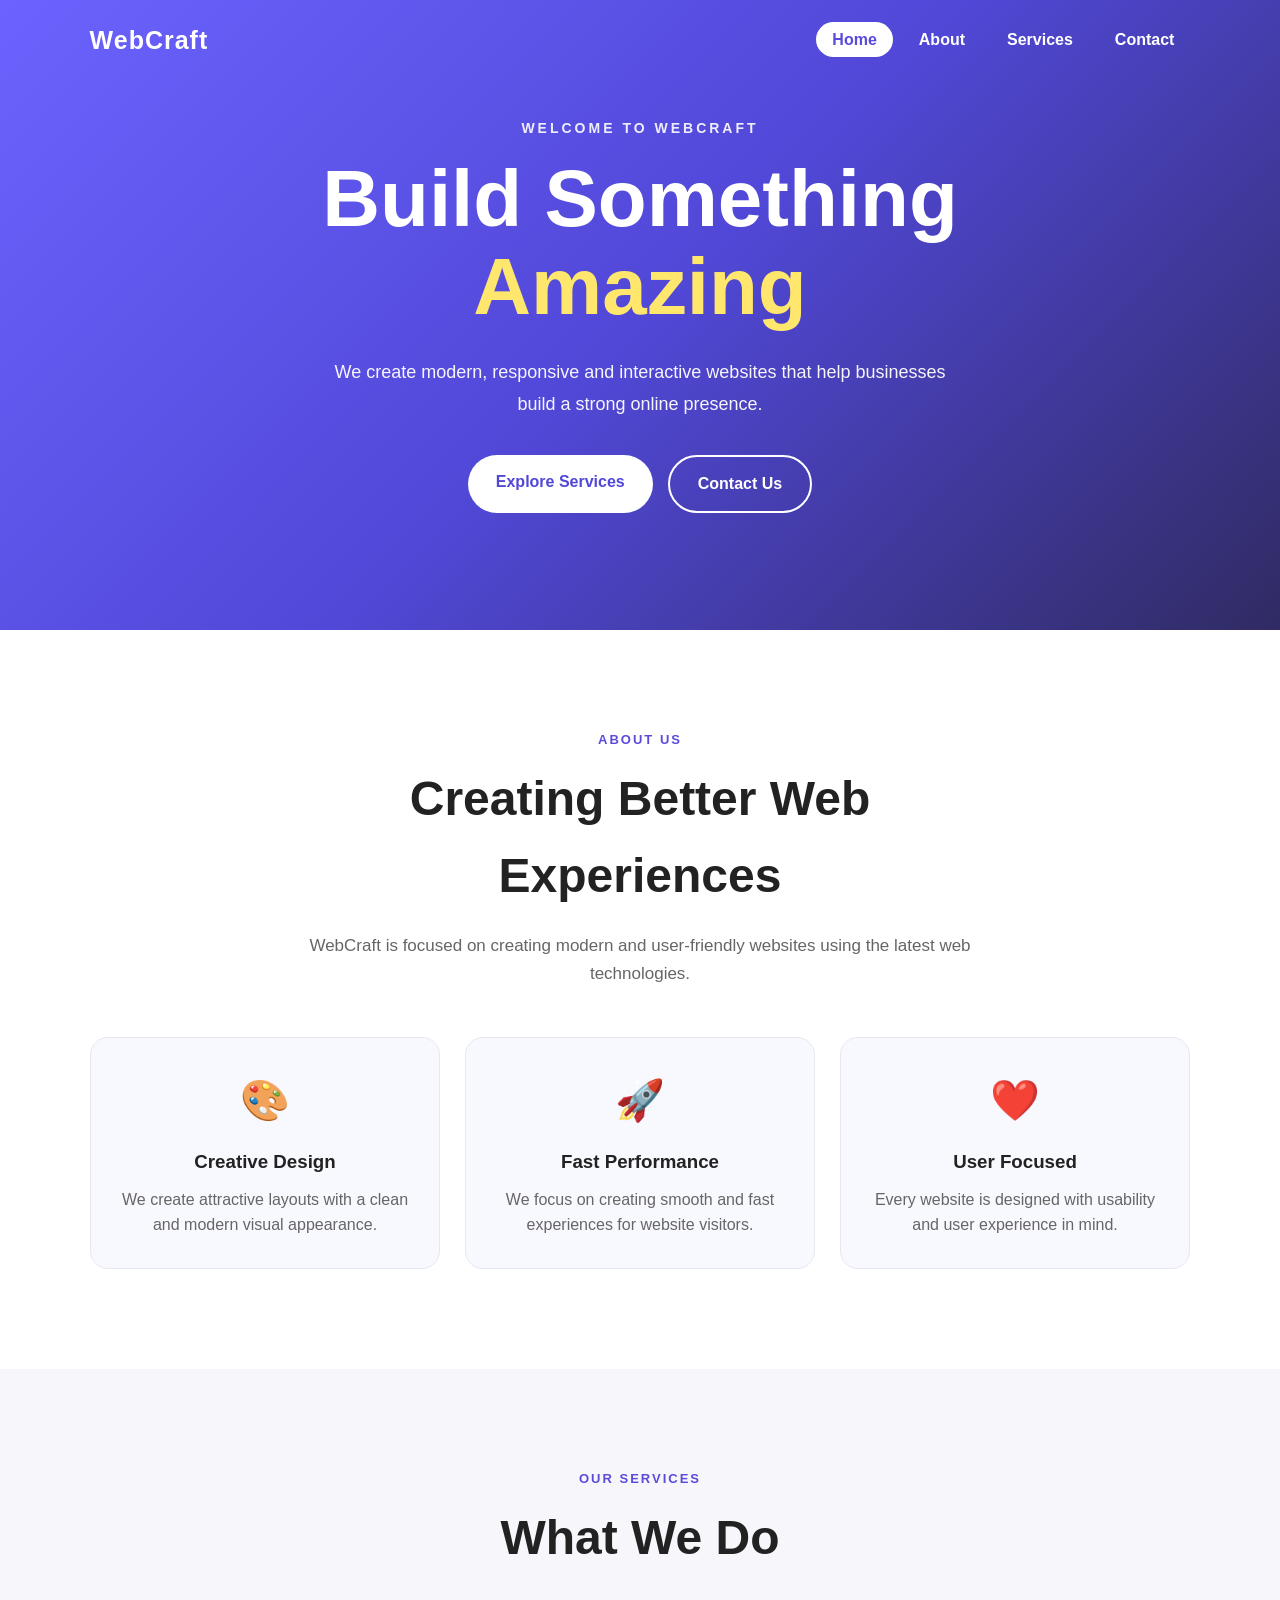
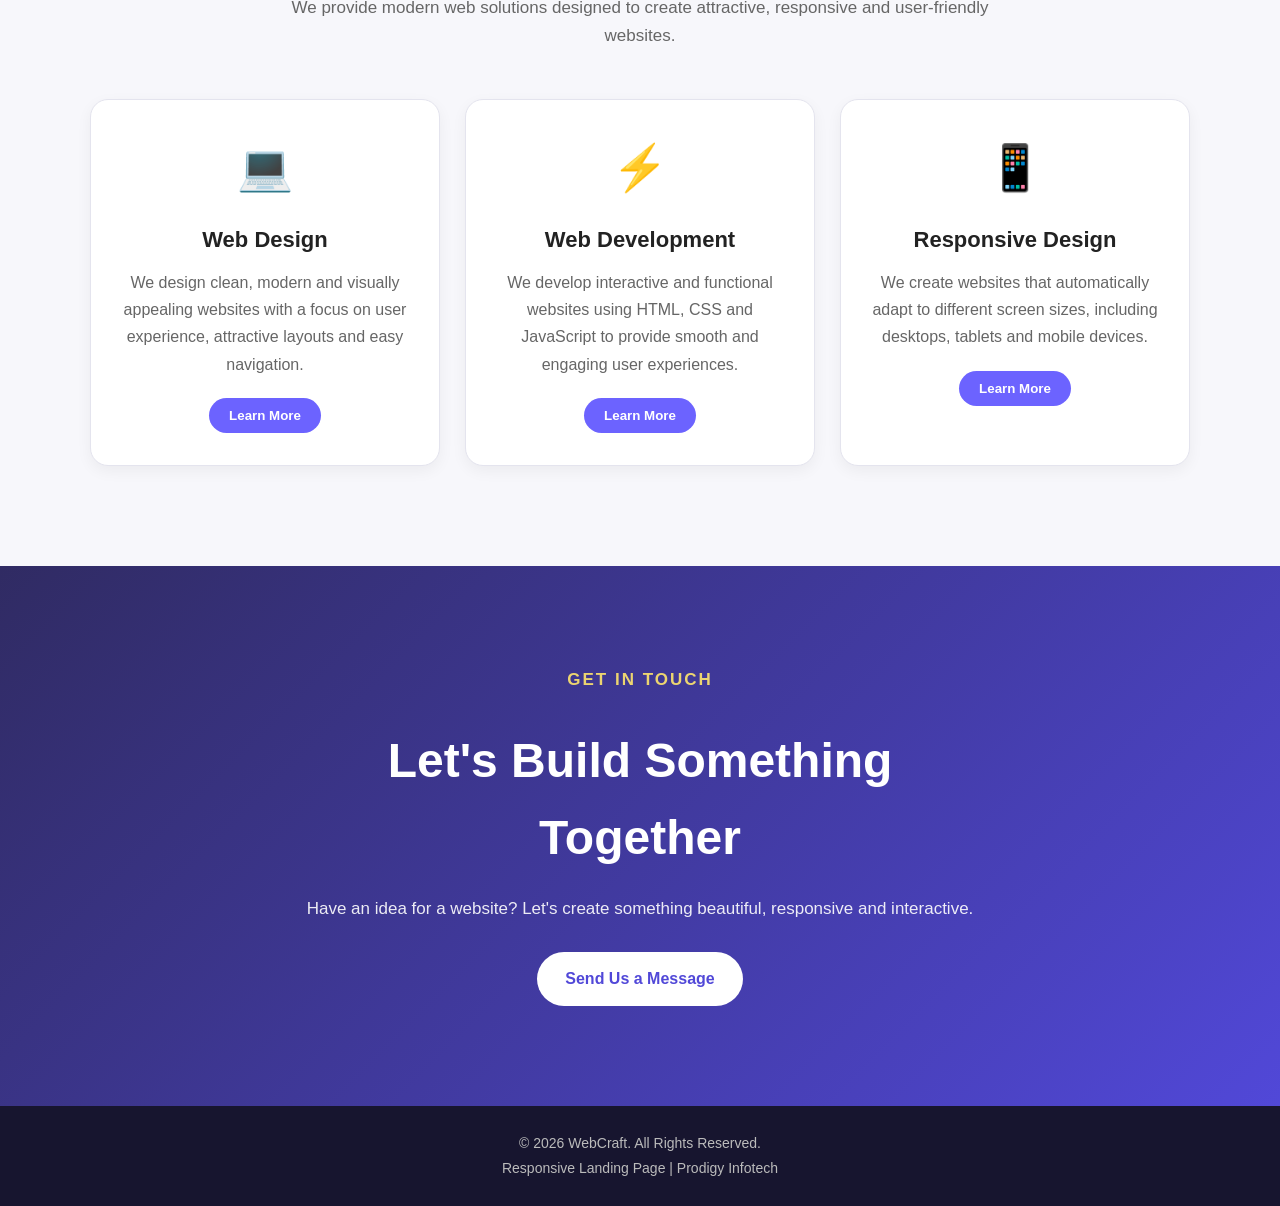
<file: index.html>
<!DOCTYPE html>
<html lang="en">

<head>
    <meta charset="UTF-8">
    <meta name="viewport" content="width=device-width, initial-scale=1.0">

    <title>WebCraft | Responsive Landing Page</title>

    <link rel="stylesheet" href="style.css">
</head>

<body>

    <!-- =========================
         NAVIGATION BAR
    ========================== -->

    <nav class="navbar" id="navbar">

        <div class="logo">
            WebCraft
        </div>

        <ul class="nav-links" id="navLinks">

            <li>
                <a href="#home">Home</a>
            </li>

            <li>
                <a href="#about">About</a>
            </li>

            <li>
                <a href="#services">Services</a>
            </li>

            <li>
                <a href="#contact">Contact</a>
            </li>

        </ul>

        <!-- Mobile Menu Button -->

        <button class="menu-btn" id="menuBtn" aria-label="Open navigation menu">
            ☰
        </button>

    </nav>


    <!-- =========================
         HOME SECTION
    ========================== -->

    <section id="home" class="hero section">

        <div class="hero-content">

            <p class="hero-label">
                WELCOME TO WEBCRAFT
            </p>

            <h1>
                Build Something
                <span>Amazing</span>
            </h1>

            <p class="hero-text">
                We create modern, responsive and interactive
                websites that help businesses build a strong
                online presence.
            </p>

            <div class="hero-buttons">

                <a href="#services" class="hero-btn">
                    Explore Services
                </a>

                <a href="#contact" class="secondary-btn">
                    Contact Us
                </a>

            </div>

        </div>

    </section>


    <!-- =========================
         ABOUT SECTION
    ========================== -->

    <section id="about" class="section about">

        <div class="section-content">

            <p class="section-label">
                ABOUT US
            </p>

            <h2>
                Creating Better Web Experiences
            </h2>

            <p>
                WebCraft is focused on creating modern and
                user-friendly websites using the latest web
                technologies.
            </p>

        </div>


        <div class="about-cards">

            <div class="about-card">

                <div class="about-icon">
                    🎨
                </div>

                <h3>
                    Creative Design
                </h3>

                <p>
                    We create attractive layouts with a clean
                    and modern visual appearance.
                </p>

            </div>


            <div class="about-card">

                <div class="about-icon">
                    🚀
                </div>

                <h3>
                    Fast Performance
                </h3>

                <p>
                    We focus on creating smooth and fast
                    experiences for website visitors.
                </p>

            </div>


            <div class="about-card">

                <div class="about-icon">
                    ❤️
                </div>

                <h3>
                    User Focused
                </h3>

                <p>
                    Every website is designed with usability
                    and user experience in mind.
                </p>

            </div>

        </div>

    </section>


    <!-- =========================
         SERVICES SECTION
    ========================== -->

    <section id="services" class="section services">

        <div class="section-content">

            <p class="section-label">
                OUR SERVICES
            </p>

            <h2>
                What We Do
            </h2>

            <p>
                We provide modern web solutions designed to
                create attractive, responsive and user-friendly
                websites.
            </p>

        </div>


        <div class="cards">

            <!-- Web Design -->

            <div class="card">

                <div class="card-icon">
                    💻
                </div>

                <h3>
                    Web Design
                </h3>

                <p>
                    We design clean, modern and visually
                    appealing websites with a focus on user
                    experience, attractive layouts and easy
                    navigation.
                </p>

                <button class="learn-btn" data-service="Web Design">
                    Learn More
                </button>

            </div>


            <!-- Web Development -->

            <div class="card">

                <div class="card-icon">
                    ⚡
                </div>

                <h3>
                    Web Development
                </h3>

                <p>
                    We develop interactive and functional
                    websites using HTML, CSS and JavaScript
                    to provide smooth and engaging user
                    experiences.
                </p>

                <button class="learn-btn" data-service="Web Development">
                    Learn More
                </button>

            </div>


            <!-- Responsive Design -->

            <div class="card">

                <div class="card-icon">
                    📱
                </div>

                <h3>
                    Responsive Design
                </h3>

                <p>
                    We create websites that automatically adapt
                    to different screen sizes, including
                    desktops, tablets and mobile devices.
                </p>

                <button class="learn-btn" data-service="Responsive Design">
                    Learn More
                </button>

            </div>

        </div>

    </section>


    <!-- =========================
         CONTACT SECTION
    ========================== -->

    <section id="contact" class="section contact">

        <div class="contact-content">

            <p class="section-label">
                GET IN TOUCH
            </p>

            <h2>
                Let's Build Something Together
            </h2>

            <p>
                Have an idea for a website? Let's create
                something beautiful, responsive and interactive.
            </p>

            <a href="mailto:hello@webcraft.com" class="contact-btn">
                Send Us a Message
            </a>

        </div>

    </section>


    <!-- =========================
         FOOTER
    ========================== -->

    <footer>

        <p>
            © 2026 WebCraft. All Rights Reserved.
        </p>

        <p>
            Responsive Landing Page | Prodigy Infotech
        </p>

    </footer>


    <!-- =========================
         BACK TO TOP BUTTON
    ========================== -->

    <button id="backToTop" aria-label="Back to top">
        ↑
    </button>


    <!-- =========================
         POPUP
    ========================== -->

    <div class="popup" id="popup">

        <div class="popup-box">

            <button class="close-popup" id="closePopup">
                ×
            </button>

            <div class="popup-icon">
                ✨
            </div>

            <h3 id="popupTitle">
                Service
            </h3>

            <p id="popupText">
                Learn more about our service.
            </p>

            <button class="popup-btn" id="popupOk">
                Got It
            </button>

        </div>

    </div>


    <script src="script.js"></script>

</body>

</html>
</file>
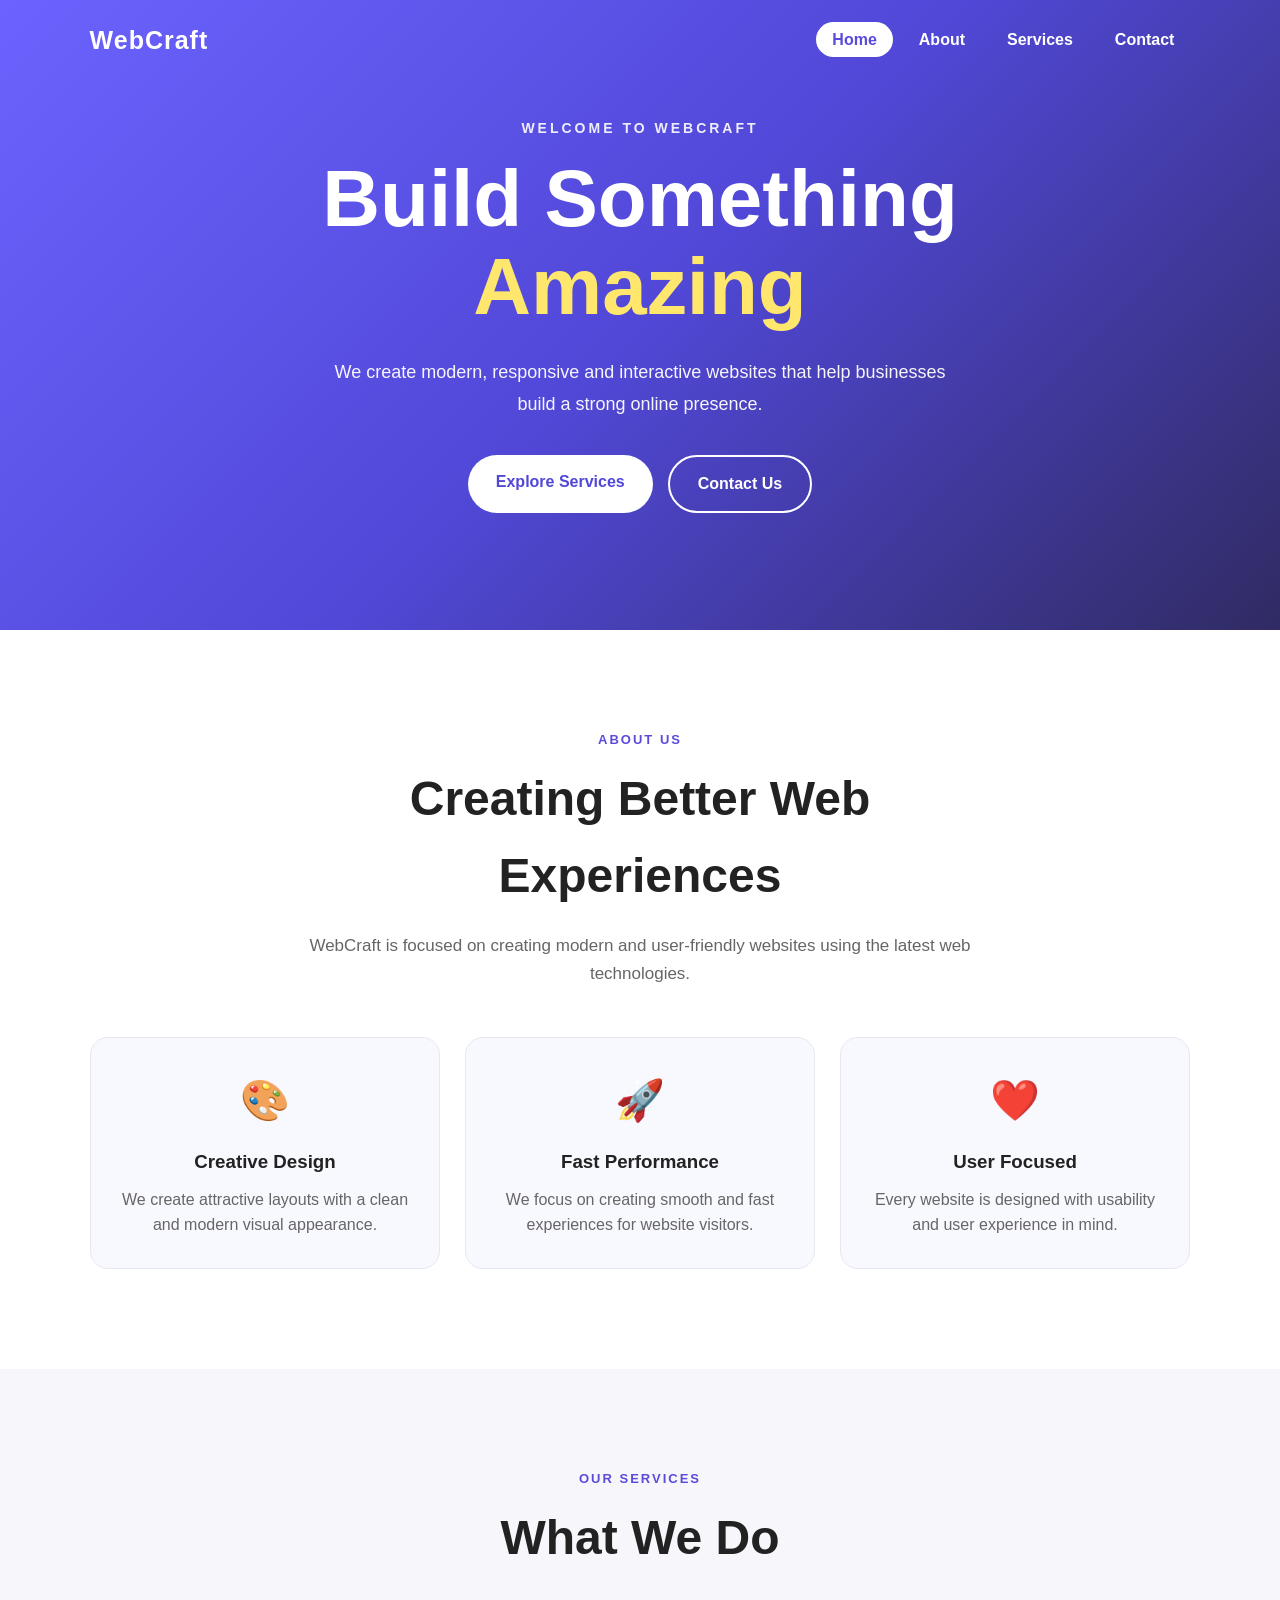
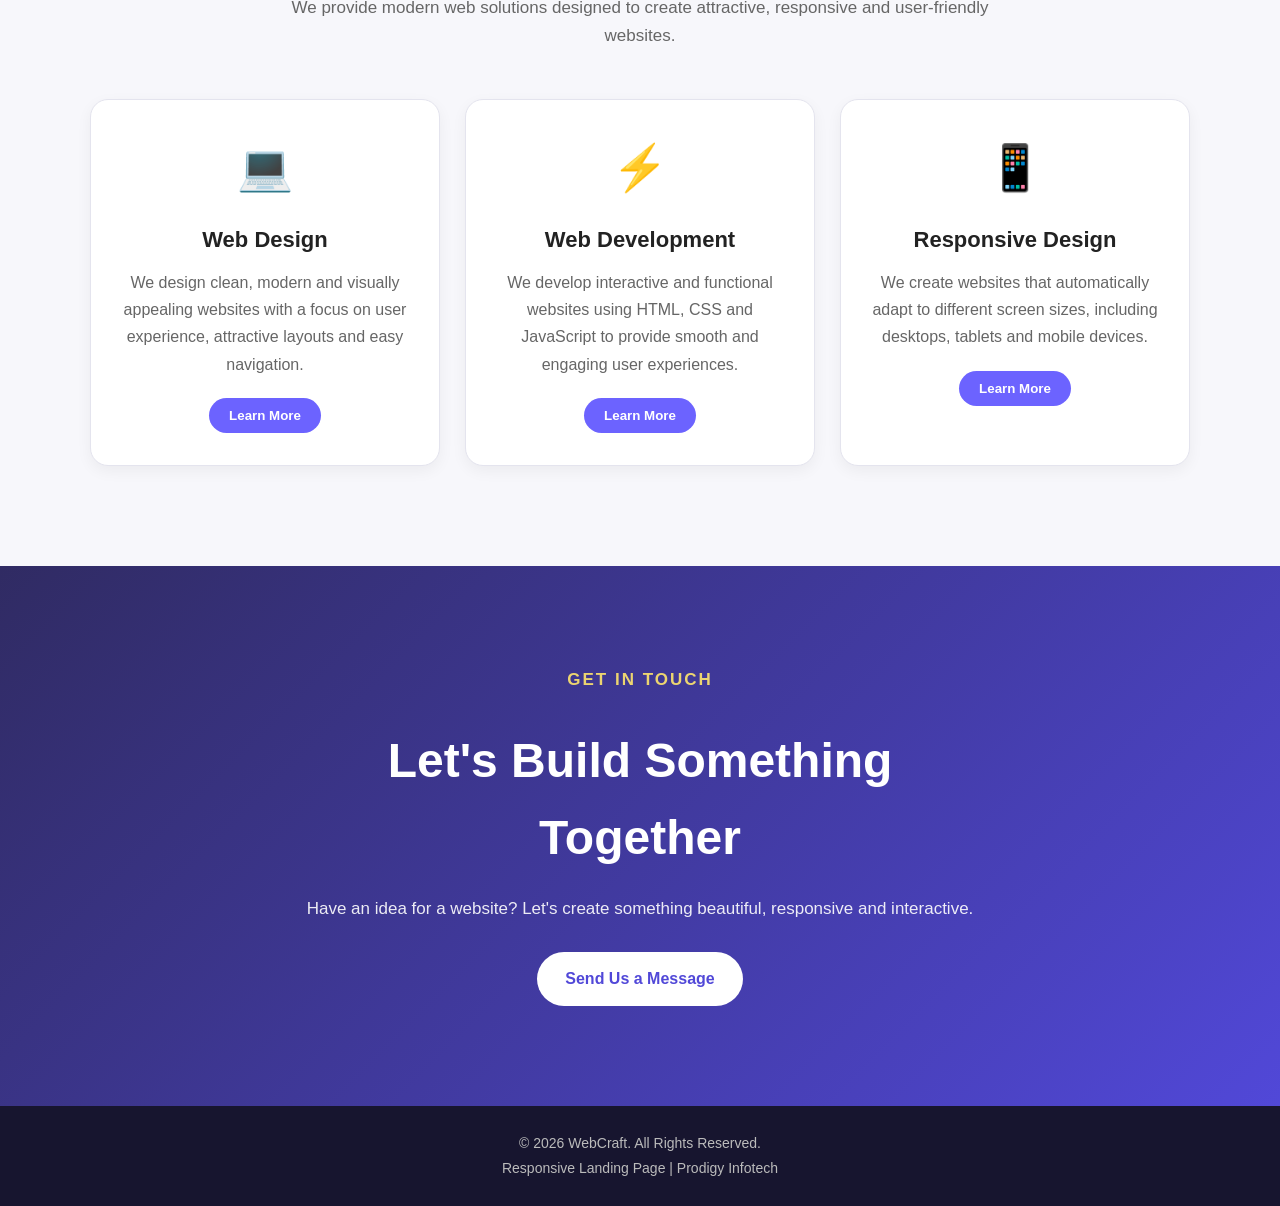
<file: Responsive Landing Page/index.html>
<!DOCTYPE html>
<html lang="en">

<head>
    <meta charset="UTF-8">
    <meta name="viewport" content="width=device-width, initial-scale=1.0">

    <title>WebCraft | Responsive Landing Page</title>

    <link rel="stylesheet" href="style.css">
</head>

<body>

    <!-- =========================
         NAVIGATION BAR
    ========================== -->

    <nav class="navbar" id="navbar">

        <div class="logo">
            WebCraft
        </div>

        <ul class="nav-links" id="navLinks">

            <li>
                <a href="#home">Home</a>
            </li>

            <li>
                <a href="#about">About</a>
            </li>

            <li>
                <a href="#services">Services</a>
            </li>

            <li>
                <a href="#contact">Contact</a>
            </li>

        </ul>

        <!-- Mobile Menu Button -->

        <button class="menu-btn" id="menuBtn" aria-label="Open navigation menu">
            ☰
        </button>

    </nav>


    <!-- =========================
         HOME SECTION
    ========================== -->

    <section id="home" class="hero section">

        <div class="hero-content">

            <p class="hero-label">
                WELCOME TO WEBCRAFT
            </p>

            <h1>
                Build Something
                <span>Amazing</span>
            </h1>

            <p class="hero-text">
                We create modern, responsive and interactive
                websites that help businesses build a strong
                online presence.
            </p>

            <div class="hero-buttons">

                <a href="#services" class="hero-btn">
                    Explore Services
                </a>

                <a href="#contact" class="secondary-btn">
                    Contact Us
                </a>

            </div>

        </div>

    </section>


    <!-- =========================
         ABOUT SECTION
    ========================== -->

    <section id="about" class="section about">

        <div class="section-content">

            <p class="section-label">
                ABOUT US
            </p>

            <h2>
                Creating Better Web Experiences
            </h2>

            <p>
                WebCraft is focused on creating modern and
                user-friendly websites using the latest web
                technologies.
            </p>

        </div>


        <div class="about-cards">

            <div class="about-card">

                <div class="about-icon">
                    🎨
                </div>

                <h3>
                    Creative Design
                </h3>

                <p>
                    We create attractive layouts with a clean
                    and modern visual appearance.
                </p>

            </div>


            <div class="about-card">

                <div class="about-icon">
                    🚀
                </div>

                <h3>
                    Fast Performance
                </h3>

                <p>
                    We focus on creating smooth and fast
                    experiences for website visitors.
                </p>

            </div>


            <div class="about-card">

                <div class="about-icon">
                    ❤️
                </div>

                <h3>
                    User Focused
                </h3>

                <p>
                    Every website is designed with usability
                    and user experience in mind.
                </p>

            </div>

        </div>

    </section>


    <!-- =========================
         SERVICES SECTION
    ========================== -->

    <section id="services" class="section services">

        <div class="section-content">

            <p class="section-label">
                OUR SERVICES
            </p>

            <h2>
                What We Do
            </h2>

            <p>
                We provide modern web solutions designed to
                create attractive, responsive and user-friendly
                websites.
            </p>

        </div>


        <div class="cards">

            <!-- Web Design -->

            <div class="card">

                <div class="card-icon">
                    💻
                </div>

                <h3>
                    Web Design
                </h3>

                <p>
                    We design clean, modern and visually
                    appealing websites with a focus on user
                    experience, attractive layouts and easy
                    navigation.
                </p>

                <button class="learn-btn" data-service="Web Design">
                    Learn More
                </button>

            </div>


            <!-- Web Development -->

            <div class="card">

                <div class="card-icon">
                    ⚡
                </div>

                <h3>
                    Web Development
                </h3>

                <p>
                    We develop interactive and functional
                    websites using HTML, CSS and JavaScript
                    to provide smooth and engaging user
                    experiences.
                </p>

                <button class="learn-btn" data-service="Web Development">
                    Learn More
                </button>

            </div>


            <!-- Responsive Design -->

            <div class="card">

                <div class="card-icon">
                    📱
                </div>

                <h3>
                    Responsive Design
                </h3>

                <p>
                    We create websites that automatically adapt
                    to different screen sizes, including
                    desktops, tablets and mobile devices.
                </p>

                <button class="learn-btn" data-service="Responsive Design">
                    Learn More
                </button>

            </div>

        </div>

    </section>


    <!-- =========================
         CONTACT SECTION
    ========================== -->

    <section id="contact" class="section contact">

        <div class="contact-content">

            <p class="section-label">
                GET IN TOUCH
            </p>

            <h2>
                Let's Build Something Together
            </h2>

            <p>
                Have an idea for a website? Let's create
                something beautiful, responsive and interactive.
            </p>

            <a href="mailto:hello@webcraft.com" class="contact-btn">
                Send Us a Message
            </a>

        </div>

    </section>


    <!-- =========================
         FOOTER
    ========================== -->

    <footer>

        <p>
            © 2026 WebCraft. All Rights Reserved.
        </p>

        <p>
            Responsive Landing Page | Prodigy Infotech
        </p>

    </footer>


    <!-- =========================
         BACK TO TOP BUTTON
    ========================== -->

    <button id="backToTop" aria-label="Back to top">
        ↑
    </button>


    <!-- =========================
         POPUP
    ========================== -->

    <div class="popup" id="popup">

        <div class="popup-box">

            <button class="close-popup" id="closePopup">
                ×
            </button>

            <div class="popup-icon">
                ✨
            </div>

            <h3 id="popupTitle">
                Service
            </h3>

            <p id="popupText">
                Learn more about our service.
            </p>

            <button class="popup-btn" id="popupOk">
                Got It
            </button>

        </div>

    </div>


    <script src="script.js"></script>

</body>

</html>
</file>
<file: style.css>
/* =========================
   BASIC RESET
========================= */

* {
    margin: 0;
    padding: 0;
    box-sizing: border-box;
    scroll-behavior: smooth;
}


html {
    scroll-behavior: smooth;
}


body {
    font-family: Arial, Helvetica, sans-serif;
    background: #f7f7fb;
    color: #222;
    line-height: 1.6;
}


/* =========================
   NAVIGATION BAR
========================= */

.navbar {
    position: fixed;
    top: 0;
    left: 0;

    width: 100%;

    padding: 20px 7%;

    display: flex;
    align-items: center;
    justify-content: space-between;

    z-index: 1000;

    background: transparent;

    transition: all 0.4s ease;
}


/* Navbar after scrolling */

.navbar.scrolled {
    background: rgba(31, 27, 75, 0.96);

    padding-top: 14px;
    padding-bottom: 14px;

    box-shadow: 0 5px 20px rgba(0, 0, 0, 0.15);
}


/* Logo */

.logo {
    font-size: 25px;
    font-weight: bold;
    color: white;

    letter-spacing: 1px;
}


/* Navigation Links */

.nav-links {
    list-style: none;

    display: flex;
    align-items: center;

    gap: 10px;
}


.nav-links li a {
    text-decoration: none;

    color: white;

    font-weight: 600;

    padding: 9px 16px;

    border-radius: 20px;

    transition: all 0.3s ease;
}


/* Hover effect */

.nav-links li a:hover {
    background: white;
    color: #5b4bdb;

    transform: translateY(-2px);
}


/* Active link */

.nav-links li a.active {
    background: white;
    color: #5b4bdb;
}


/* Mobile menu button */

.menu-btn {
    display: none;

    border: none;

    background: transparent;

    color: white;

    font-size: 28px;

    cursor: pointer;
}


/* =========================
   HERO SECTION
========================= */

.hero {
    min-height: 100vh;

    display: flex;
    align-items: center;
    justify-content: center;

    text-align: center;

    padding: 120px 7% 80px;

    background:
        linear-gradient(
            135deg,
            #6c63ff,
            #5148d8,
            #302b63
        );

    color: white;
}


.hero-content {
    max-width: 800px;

    animation: heroAppear 1s ease;
}


.hero-label {
    font-size: 14px;

    font-weight: bold;

    letter-spacing: 3px;

    margin-bottom: 15px;

    opacity: 0.9;
}


.hero h1 {
    font-size: clamp(45px, 7vw, 80px);

    line-height: 1.1;

    margin-bottom: 25px;
}


.hero h1 span {
    color: #ffe66d;
}


.hero-text {
    max-width: 650px;

    margin: auto;

    font-size: 18px;

    line-height: 1.8;

    opacity: 0.95;
}


/* Hero buttons */

.hero-buttons {
    margin-top: 35px;

    display: flex;

    justify-content: center;

    gap: 15px;

    flex-wrap: wrap;
}


.hero-btn,
.secondary-btn {
    display: inline-block;

    padding: 14px 28px;

    border-radius: 30px;

    text-decoration: none;

    font-weight: bold;

    transition: all 0.3s ease;
}


.hero-btn {
    background: white;

    color: #5148d8;
}


.hero-btn:hover {
    transform: translateY(-5px);

    box-shadow: 0 10px 25px rgba(0, 0, 0, 0.25);
}


.secondary-btn {
    border: 2px solid white;

    color: white;
}


.secondary-btn:hover {
    background: white;

    color: #5148d8;

    transform: translateY(-5px);
}


/* =========================
   COMMON SECTION
========================= */

.section {
    min-height: 70vh;

    padding: 100px 7%;

    text-align: center;

    opacity: 0;

    transform: translateY(50px);

    transition:
        opacity 0.8s ease,
        transform 0.8s ease;
}


.section.show {
    opacity: 1;

    transform: translateY(0);
}


.section-content {
    max-width: 750px;

    margin: 0 auto 50px;
}


.section-label {
    color: #5b4bdb;

    font-size: 13px;

    font-weight: bold;

    letter-spacing: 2px;

    margin-bottom: 10px;
}


.section h2 {
    font-size: clamp(32px, 5vw, 48px);

    margin-bottom: 18px;

    color: #222;
}


.section-content > p:last-child {
    color: #666;

    font-size: 17px;
}


/* =========================
   ABOUT
========================= */

.about {
    background: white;
}


.about-cards {
    max-width: 1100px;

    margin: auto;

    display: grid;

    grid-template-columns:
        repeat(3, 1fr);

    gap: 25px;
}


.about-card {
    padding: 30px;

    background: #f8f8ff;

    border-radius: 18px;

    border: 1px solid #e7e7f2;

    transition: all 0.35s ease;
}


.about-card:hover {
    transform: translateY(-8px);

    box-shadow:
        0 15px 30px rgba(0, 0, 0, 0.1);

    border-color: #6c63ff;
}


.about-icon {
    font-size: 40px;

    margin-bottom: 15px;
}


.about-card h3 {
    margin-bottom: 10px;
}


.about-card p {
    color: #666;
}


/* =========================
   SERVICES
========================= */

.services {
    background: #f7f7fb;
}


.cards {
    max-width: 1100px;

    margin: auto;

    display: grid;

    grid-template-columns:
        repeat(3, 1fr);

    gap: 25px;
}


.card {
    background: white;

    padding: 32px 25px;

    border-radius: 18px;

    border: 1px solid #e4e4ee;

    box-shadow:
        0 5px 15px rgba(0, 0, 0, 0.05);

    transition:
        transform 0.35s ease,
        box-shadow 0.35s ease,
        border-color 0.35s ease;
}


.card:hover {
    transform:
        translateY(-12px)
        scale(1.02);

    box-shadow:
        0 20px 35px rgba(0, 0, 0, 0.13);

    border-color: #6c63ff;
}


.card-icon {
    font-size: 45px;

    margin-bottom: 18px;

    transition: transform 0.3s ease;
}


.card:hover .card-icon {
    transform: scale(1.2) rotate(5deg);
}


.card h3 {
    font-size: 22px;

    margin-bottom: 12px;
}


.card p {
    color: #666;

    line-height: 1.7;

    margin-bottom: 20px;
}


/* Learn more button */

.learn-btn {
    border: none;

    background: #6c63ff;

    color: white;

    padding: 10px 20px;

    border-radius: 20px;

    font-weight: bold;

    cursor: pointer;

    transition: all 0.3s ease;
}


.learn-btn:hover {
    background: #5148d8;

    transform: translateY(-3px);

    box-shadow:
        0 6px 15px rgba(81, 72, 216, 0.3);
}


/* =========================
   CONTACT
========================= */

.contact {
    min-height: 60vh;

    display: flex;

    justify-content: center;

    align-items: center;

    background:
        linear-gradient(
            135deg,
            #302b63,
            #5148d8
        );

    color: white;
}


.contact-content {
    max-width: 700px;
}


.contact .section-label {
    color: #ffe66d;
}


.contact h2 {
    color: white;
}


.contact p {
    font-size: 17px;

    opacity: 0.9;

    margin-bottom: 30px;
}


.contact-btn {
    display: inline-block;

    background: white;

    color: #5148d8;

    padding: 14px 28px;

    border-radius: 30px;

    text-decoration: none;

    font-weight: bold;

    transition: all 0.3s ease;
}


.contact-btn:hover {
    transform: translateY(-5px);

    box-shadow:
        0 10px 25px rgba(0, 0, 0, 0.25);
}


/* =========================
   FOOTER
========================= */

footer {
    background: #17152f;

    color: #bbb;

    text-align: center;

    padding: 25px;

    font-size: 14px;

    line-height: 1.8;
}


/* =========================
   BACK TO TOP
========================= */

#backToTop {
    position: fixed;

    right: 25px;

    bottom: 25px;

    width: 48px;

    height: 48px;

    border: none;

    border-radius: 50%;

    background: #6c63ff;

    color: white;

    font-size: 22px;

    font-weight: bold;

    cursor: pointer;

    display: none;

    z-index: 999;

    transition: all 0.3s ease;
}


#backToTop:hover {
    background: #5148d8;

    transform: translateY(-5px);

    box-shadow:
        0 8px 20px rgba(0, 0, 0, 0.2);
}


#backToTop.show {
    display: block;

    animation: fadeIn 0.3s ease;
}


/* =========================
   POPUP
========================= */

.popup {
    position: fixed;

    inset: 0;

    background: rgba(0, 0, 0, 0.6);

    display: none;

    align-items: center;

    justify-content: center;

    padding: 20px;

    z-index: 2000;
}


.popup.show {
    display: flex;

    animation: fadeIn 0.3s ease;
}


.popup-box {
    width: 100%;

    max-width: 450px;

    background: white;

    padding: 35px;

    border-radius: 20px;

    text-align: center;

    position: relative;

    animation: popupAppear 0.35s ease;
}


.close-popup {
    position: absolute;

    right: 18px;

    top: 12px;

    border: none;

    background: transparent;

    font-size: 30px;

    cursor: pointer;

    color: #555;
}


.popup-icon {
    font-size: 45px;

    margin-bottom: 10px;
}


.popup-box h3 {
    font-size: 25px;

    margin-bottom: 12px;
}


.popup-box p {
    color: #666;

    margin-bottom: 25px;
}


.popup-btn {
    border: none;

    background: #6c63ff;

    color: white;

    padding: 11px 25px;

    border-radius: 25px;

    font-weight: bold;

    cursor: pointer;
}


.popup-btn:hover {
    background: #5148d8;
}


/* =========================
   ANIMATIONS
========================= */

@keyframes heroAppear {

    from {
        opacity: 0;

        transform:
            translateY(30px);
    }

    to {
        opacity: 1;

        transform:
            translateY(0);
    }

}


@keyframes fadeIn {

    from {
        opacity: 0;
    }

    to {
        opacity: 1;
    }

}


@keyframes popupAppear {

    from {
        opacity: 0;

        transform:
            scale(0.85)
            translateY(20px);
    }

    to {
        opacity: 1;

        transform:
            scale(1)
            translateY(0);
    }

}


/* =========================
   MOBILE
========================= */

@media (max-width: 768px) {

    .navbar {
        padding: 16px 5%;
    }


    .menu-btn {
        display: block;
    }


    .nav-links {
        position: absolute;

        top: 100%;

        left: 0;

        width: 100%;

        background: #302b63;

        flex-direction: column;

        gap: 5px;

        padding: 15px 20px;

        display: none;
    }


    .nav-links.active {
        display: flex;
    }


    .nav-links li {
        width: 100%;

        text-align: center;
    }


    .nav-links li a {
        display: block;

        width: 100%;
    }


    .hero {
        padding-left: 5%;

        padding-right: 5%;
    }


    .hero h1 {
        font-size: 48px;
    }


    .hero-text {
        font-size: 16px;
    }


    .about-cards,
    .cards {
        grid-template-columns: 1fr;
    }


    .section {
        padding:
            80px 5%;
    }


    #backToTop {
        right: 18px;

        bottom: 18px;
    }

}


/* =========================
   SMALL MOBILE
========================= */

@media (max-width: 480px) {

    .logo {
        font-size: 21px;
    }


    .hero h1 {
        font-size: 40px;
    }


    .hero-buttons {
        flex-direction: column;

        align-items: center;
    }


    .hero-btn,
    .secondary-btn {
        width: 200px;
    }


    .popup-box {
        padding:
            30px 20px;
    }

}
</file>
<file: Responsive Landing Page/style.css>
/* =========================
   BASIC RESET
========================= */

* {
    margin: 0;
    padding: 0;
    box-sizing: border-box;
    scroll-behavior: smooth;
}


html {
    scroll-behavior: smooth;
}


body {
    font-family: Arial, Helvetica, sans-serif;
    background: #f7f7fb;
    color: #222;
    line-height: 1.6;
}


/* =========================
   NAVIGATION BAR
========================= */

.navbar {
    position: fixed;
    top: 0;
    left: 0;

    width: 100%;

    padding: 20px 7%;

    display: flex;
    align-items: center;
    justify-content: space-between;

    z-index: 1000;

    background: transparent;

    transition: all 0.4s ease;
}


/* Navbar after scrolling */

.navbar.scrolled {
    background: rgba(31, 27, 75, 0.96);

    padding-top: 14px;
    padding-bottom: 14px;

    box-shadow: 0 5px 20px rgba(0, 0, 0, 0.15);
}


/* Logo */

.logo {
    font-size: 25px;
    font-weight: bold;
    color: white;

    letter-spacing: 1px;
}


/* Navigation Links */

.nav-links {
    list-style: none;

    display: flex;
    align-items: center;

    gap: 10px;
}


.nav-links li a {
    text-decoration: none;

    color: white;

    font-weight: 600;

    padding: 9px 16px;

    border-radius: 20px;

    transition: all 0.3s ease;
}


/* Hover effect */

.nav-links li a:hover {
    background: white;
    color: #5b4bdb;

    transform: translateY(-2px);
}


/* Active link */

.nav-links li a.active {
    background: white;
    color: #5b4bdb;
}


/* Mobile menu button */

.menu-btn {
    display: none;

    border: none;

    background: transparent;

    color: white;

    font-size: 28px;

    cursor: pointer;
}


/* =========================
   HERO SECTION
========================= */

.hero {
    min-height: 100vh;

    display: flex;
    align-items: center;
    justify-content: center;

    text-align: center;

    padding: 120px 7% 80px;

    background:
        linear-gradient(
            135deg,
            #6c63ff,
            #5148d8,
            #302b63
        );

    color: white;
}


.hero-content {
    max-width: 800px;

    animation: heroAppear 1s ease;
}


.hero-label {
    font-size: 14px;

    font-weight: bold;

    letter-spacing: 3px;

    margin-bottom: 15px;

    opacity: 0.9;
}


.hero h1 {
    font-size: clamp(45px, 7vw, 80px);

    line-height: 1.1;

    margin-bottom: 25px;
}


.hero h1 span {
    color: #ffe66d;
}


.hero-text {
    max-width: 650px;

    margin: auto;

    font-size: 18px;

    line-height: 1.8;

    opacity: 0.95;
}


/* Hero buttons */

.hero-buttons {
    margin-top: 35px;

    display: flex;

    justify-content: center;

    gap: 15px;

    flex-wrap: wrap;
}


.hero-btn,
.secondary-btn {
    display: inline-block;

    padding: 14px 28px;

    border-radius: 30px;

    text-decoration: none;

    font-weight: bold;

    transition: all 0.3s ease;
}


.hero-btn {
    background: white;

    color: #5148d8;
}


.hero-btn:hover {
    transform: translateY(-5px);

    box-shadow: 0 10px 25px rgba(0, 0, 0, 0.25);
}


.secondary-btn {
    border: 2px solid white;

    color: white;
}


.secondary-btn:hover {
    background: white;

    color: #5148d8;

    transform: translateY(-5px);
}


/* =========================
   COMMON SECTION
========================= */

.section {
    min-height: 70vh;

    padding: 100px 7%;

    text-align: center;

    opacity: 0;

    transform: translateY(50px);

    transition:
        opacity 0.8s ease,
        transform 0.8s ease;
}


.section.show {
    opacity: 1;

    transform: translateY(0);
}


.section-content {
    max-width: 750px;

    margin: 0 auto 50px;
}


.section-label {
    color: #5b4bdb;

    font-size: 13px;

    font-weight: bold;

    letter-spacing: 2px;

    margin-bottom: 10px;
}


.section h2 {
    font-size: clamp(32px, 5vw, 48px);

    margin-bottom: 18px;

    color: #222;
}


.section-content > p:last-child {
    color: #666;

    font-size: 17px;
}


/* =========================
   ABOUT
========================= */

.about {
    background: white;
}


.about-cards {
    max-width: 1100px;

    margin: auto;

    display: grid;

    grid-template-columns:
        repeat(3, 1fr);

    gap: 25px;
}


.about-card {
    padding: 30px;

    background: #f8f8ff;

    border-radius: 18px;

    border: 1px solid #e7e7f2;

    transition: all 0.35s ease;
}


.about-card:hover {
    transform: translateY(-8px);

    box-shadow:
        0 15px 30px rgba(0, 0, 0, 0.1);

    border-color: #6c63ff;
}


.about-icon {
    font-size: 40px;

    margin-bottom: 15px;
}


.about-card h3 {
    margin-bottom: 10px;
}


.about-card p {
    color: #666;
}


/* =========================
   SERVICES
========================= */

.services {
    background: #f7f7fb;
}


.cards {
    max-width: 1100px;

    margin: auto;

    display: grid;

    grid-template-columns:
        repeat(3, 1fr);

    gap: 25px;
}


.card {
    background: white;

    padding: 32px 25px;

    border-radius: 18px;

    border: 1px solid #e4e4ee;

    box-shadow:
        0 5px 15px rgba(0, 0, 0, 0.05);

    transition:
        transform 0.35s ease,
        box-shadow 0.35s ease,
        border-color 0.35s ease;
}


.card:hover {
    transform:
        translateY(-12px)
        scale(1.02);

    box-shadow:
        0 20px 35px rgba(0, 0, 0, 0.13);

    border-color: #6c63ff;
}


.card-icon {
    font-size: 45px;

    margin-bottom: 18px;

    transition: transform 0.3s ease;
}


.card:hover .card-icon {
    transform: scale(1.2) rotate(5deg);
}


.card h3 {
    font-size: 22px;

    margin-bottom: 12px;
}


.card p {
    color: #666;

    line-height: 1.7;

    margin-bottom: 20px;
}


/* Learn more button */

.learn-btn {
    border: none;

    background: #6c63ff;

    color: white;

    padding: 10px 20px;

    border-radius: 20px;

    font-weight: bold;

    cursor: pointer;

    transition: all 0.3s ease;
}


.learn-btn:hover {
    background: #5148d8;

    transform: translateY(-3px);

    box-shadow:
        0 6px 15px rgba(81, 72, 216, 0.3);
}


/* =========================
   CONTACT
========================= */

.contact {
    min-height: 60vh;

    display: flex;

    justify-content: center;

    align-items: center;

    background:
        linear-gradient(
            135deg,
            #302b63,
            #5148d8
        );

    color: white;
}


.contact-content {
    max-width: 700px;
}


.contact .section-label {
    color: #ffe66d;
}


.contact h2 {
    color: white;
}


.contact p {
    font-size: 17px;

    opacity: 0.9;

    margin-bottom: 30px;
}


.contact-btn {
    display: inline-block;

    background: white;

    color: #5148d8;

    padding: 14px 28px;

    border-radius: 30px;

    text-decoration: none;

    font-weight: bold;

    transition: all 0.3s ease;
}


.contact-btn:hover {
    transform: translateY(-5px);

    box-shadow:
        0 10px 25px rgba(0, 0, 0, 0.25);
}


/* =========================
   FOOTER
========================= */

footer {
    background: #17152f;

    color: #bbb;

    text-align: center;

    padding: 25px;

    font-size: 14px;

    line-height: 1.8;
}


/* =========================
   BACK TO TOP
========================= */

#backToTop {
    position: fixed;

    right: 25px;

    bottom: 25px;

    width: 48px;

    height: 48px;

    border: none;

    border-radius: 50%;

    background: #6c63ff;

    color: white;

    font-size: 22px;

    font-weight: bold;

    cursor: pointer;

    display: none;

    z-index: 999;

    transition: all 0.3s ease;
}


#backToTop:hover {
    background: #5148d8;

    transform: translateY(-5px);

    box-shadow:
        0 8px 20px rgba(0, 0, 0, 0.2);
}


#backToTop.show {
    display: block;

    animation: fadeIn 0.3s ease;
}


/* =========================
   POPUP
========================= */

.popup {
    position: fixed;

    inset: 0;

    background: rgba(0, 0, 0, 0.6);

    display: none;

    align-items: center;

    justify-content: center;

    padding: 20px;

    z-index: 2000;
}


.popup.show {
    display: flex;

    animation: fadeIn 0.3s ease;
}


.popup-box {
    width: 100%;

    max-width: 450px;

    background: white;

    padding: 35px;

    border-radius: 20px;

    text-align: center;

    position: relative;

    animation: popupAppear 0.35s ease;
}


.close-popup {
    position: absolute;

    right: 18px;

    top: 12px;

    border: none;

    background: transparent;

    font-size: 30px;

    cursor: pointer;

    color: #555;
}


.popup-icon {
    font-size: 45px;

    margin-bottom: 10px;
}


.popup-box h3 {
    font-size: 25px;

    margin-bottom: 12px;
}


.popup-box p {
    color: #666;

    margin-bottom: 25px;
}


.popup-btn {
    border: none;

    background: #6c63ff;

    color: white;

    padding: 11px 25px;

    border-radius: 25px;

    font-weight: bold;

    cursor: pointer;
}


.popup-btn:hover {
    background: #5148d8;
}


/* =========================
   ANIMATIONS
========================= */

@keyframes heroAppear {

    from {
        opacity: 0;

        transform:
            translateY(30px);
    }

    to {
        opacity: 1;

        transform:
            translateY(0);
    }

}


@keyframes fadeIn {

    from {
        opacity: 0;
    }

    to {
        opacity: 1;
    }

}


@keyframes popupAppear {

    from {
        opacity: 0;

        transform:
            scale(0.85)
            translateY(20px);
    }

    to {
        opacity: 1;

        transform:
            scale(1)
            translateY(0);
    }

}


/* =========================
   MOBILE
========================= */

@media (max-width: 768px) {

    .navbar {
        padding: 16px 5%;
    }


    .menu-btn {
        display: block;
    }


    .nav-links {
        position: absolute;

        top: 100%;

        left: 0;

        width: 100%;

        background: #302b63;

        flex-direction: column;

        gap: 5px;

        padding: 15px 20px;

        display: none;
    }


    .nav-links.active {
        display: flex;
    }


    .nav-links li {
        width: 100%;

        text-align: center;
    }


    .nav-links li a {
        display: block;

        width: 100%;
    }


    .hero {
        padding-left: 5%;

        padding-right: 5%;
    }


    .hero h1 {
        font-size: 48px;
    }


    .hero-text {
        font-size: 16px;
    }


    .about-cards,
    .cards {
        grid-template-columns: 1fr;
    }


    .section {
        padding:
            80px 5%;
    }


    #backToTop {
        right: 18px;

        bottom: 18px;
    }

}


/* =========================
   SMALL MOBILE
========================= */

@media (max-width: 480px) {

    .logo {
        font-size: 21px;
    }


    .hero h1 {
        font-size: 40px;
    }


    .hero-buttons {
        flex-direction: column;

        align-items: center;
    }


    .hero-btn,
    .secondary-btn {
        width: 200px;
    }


    .popup-box {
        padding:
            30px 20px;
    }

}
</file>
